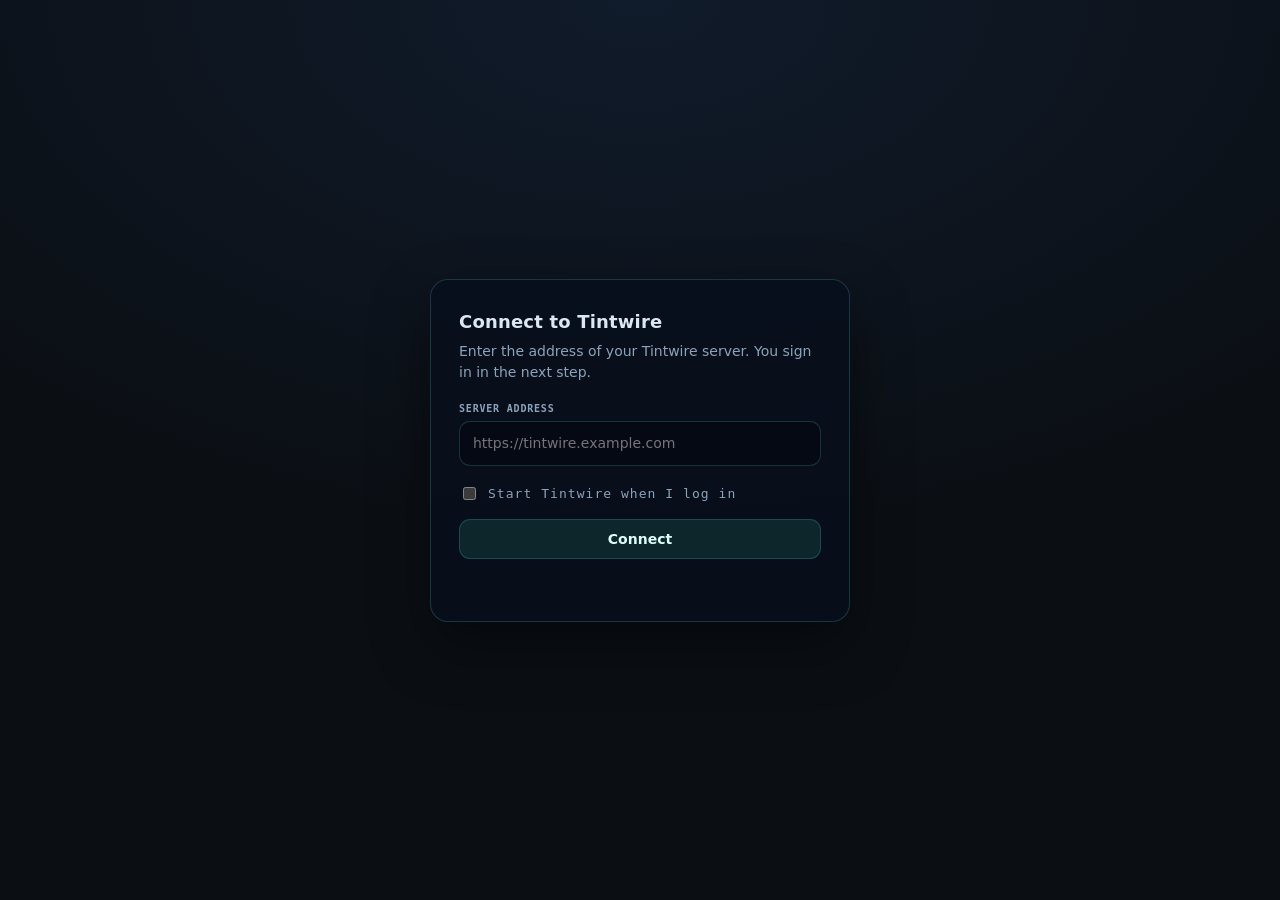
<file: desktop/src/index.html>
<!doctype html>
<html lang="en">
  <head>
    <meta charset="utf-8" />
    <meta name="viewport" content="width=device-width, initial-scale=1" />
    <title>Connect Tintwire</title>
    <style>
      :root {
        color-scheme: dark;
        --ink: #dbe7f3;
        --muted: #8ba3ba;
        --line: rgba(103, 232, 249, 0.18);
        --cyan: #60f2e2;
      }
      * {
        box-sizing: border-box;
      }
      body {
        margin: 0;
        min-height: 100vh;
        display: grid;
        place-items: center;
        padding: 24px;
        background: radial-gradient(120% 100% at 50% 0%, #101b2b 0%, #0b0f14 60%);
        color: var(--ink);
        font: 14px/1.5 system-ui, -apple-system, sans-serif;
      }
      main {
        width: min(420px, 100%);
        padding: 28px;
        border: 1px solid var(--line);
        border-radius: 18px;
        background: rgba(8, 15, 28, 0.72);
        box-shadow: 0 24px 60px rgba(0, 0, 0, 0.45);
      }
      h1 {
        margin: 0 0 6px;
        font-size: 18px;
        letter-spacing: 0.01em;
      }
      p {
        margin: 0 0 20px;
        color: var(--muted);
      }
      label {
        display: block;
        margin-bottom: 7px;
        font: 700 10px ui-monospace, monospace;
        letter-spacing: 0.08em;
        text-transform: uppercase;
        color: var(--muted);
      }
      input {
        width: 100%;
        padding: 11px 13px;
        border: 1px solid var(--line);
        border-radius: 11px;
        background: rgba(4, 9, 18, 0.8);
        color: var(--ink);
        font: inherit;
      }
      input:focus-visible {
        outline: 2px solid var(--cyan);
        outline-offset: 1px;
      }
      button {
        width: 100%;
        margin-top: 16px;
        padding: 11px 13px;
        border: 1px solid var(--line);
        border-radius: 11px;
        background: rgba(45, 212, 191, 0.12);
        color: #dffffb;
        font: 600 14px system-ui, sans-serif;
        cursor: pointer;
      }
      button:hover {
        border-color: rgba(96, 242, 226, 0.45);
      }
      .status {
        margin: 14px 0 0;
        min-height: 20px;
        color: #ffb6c2;
      }
      .row {
        display: flex;
        gap: 9px;
        align-items: center;
        margin-top: 18px;
        color: var(--muted);
      }
      .row input {
        width: auto;
      }
    </style>
  </head>
  <body>
    <main>
      <h1>Connect to Tintwire</h1>
      <p>Enter the address of your Tintwire server. You sign in in the next step.</p>
      <form id="setup-form">
        <label for="origin">Server address</label>
        <input
          id="origin"
          name="origin"
          type="url"
          inputmode="url"
          placeholder="https://tintwire.example.com"
          autocomplete="off"
          required
        />
        <div class="row">
          <input id="autostart" type="checkbox" />
          <label for="autostart" style="margin: 0; text-transform: none; font-weight: 500; font-size: 13px">
            Start Tintwire when I log in
          </label>
        </div>
        <button type="submit">Connect</button>
        <p class="status" id="status" role="status" aria-live="polite"></p>
      </form>
    </main>
    <script type="module" src="./setup.js"></script>
  </body>
</html>
</file>
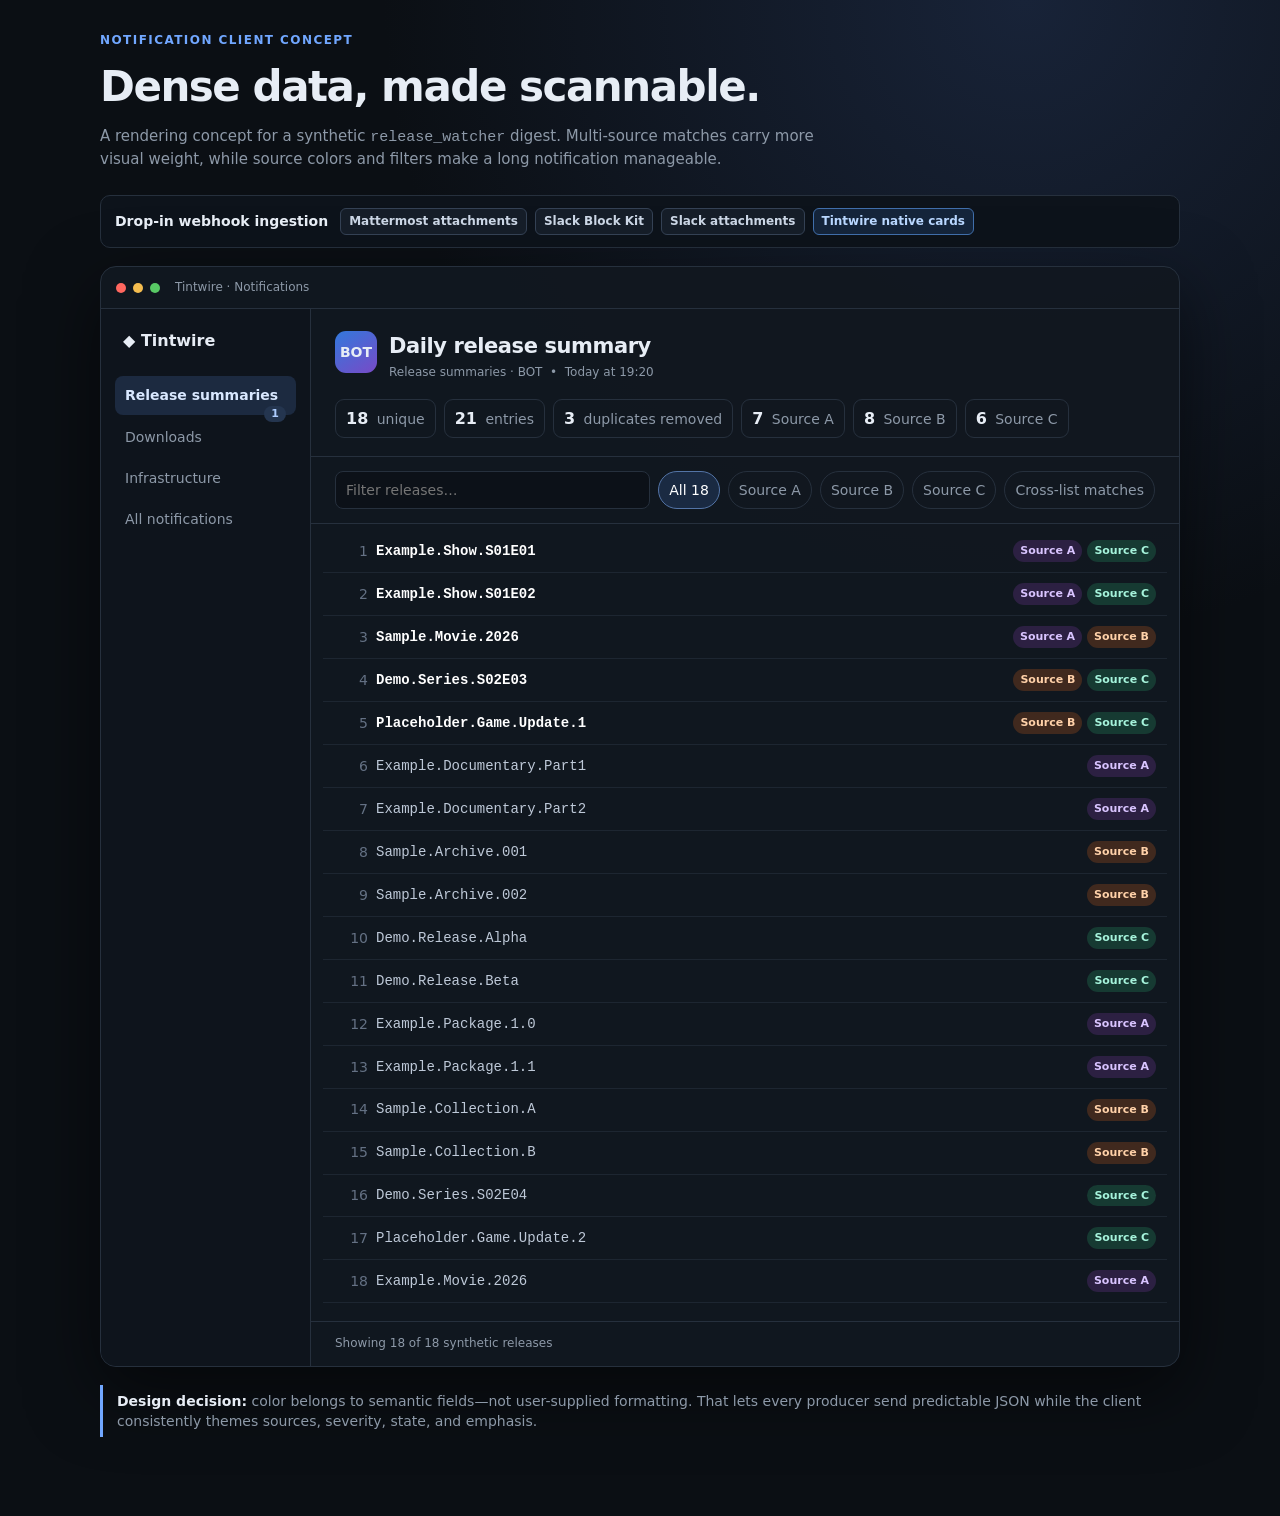
<file: docs/mockups/release-list-rich-notification.html>
<!doctype html>
<html lang="en" data-theme="dark">
<head>
  <meta charset="utf-8">
  <meta name="viewport" content="width=device-width,initial-scale=1">
  <title>Tintwire — release-summary notification concept</title>
  <style>
    :root { color-scheme: dark; --bg:#0b0f14; --panel:#111720; --line:#26303d; --muted:#8d99a8; --text:#e7edf5; --accent:#71a7ff; --movie:#b891ff; --beast:#ffad66; --source:#58d6b0; }
    *{box-sizing:border-box} body{margin:0;background:radial-gradient(circle at 80% 0,#182338 0,transparent 35%),var(--bg);color:var(--text);font:14px/1.45 Inter,ui-sans-serif,system-ui,-apple-system,"Segoe UI",sans-serif}
    button,input{font:inherit}.shell{max-width:1120px;margin:auto;padding:32px 20px 80px}.eyebrow{color:var(--accent);font-size:12px;font-weight:800;letter-spacing:.12em;text-transform:uppercase}.intro h1{font-size:clamp(24px,4vw,42px);letter-spacing:-.035em;margin:8px 0}.intro p{color:var(--muted);max-width:750px;font-size:15px;margin:0 0 24px}.window{background:rgba(17,23,32,.96);border:1px solid var(--line);border-radius:16px;box-shadow:0 24px 70px #0008;overflow:hidden}.titlebar{height:42px;border-bottom:1px solid var(--line);display:flex;align-items:center;padding:0 15px;gap:7px;color:var(--muted);font-size:12px}.dot{width:10px;height:10px;border-radius:99px;background:#ff675f}.dot:nth-child(2){background:#f4bd4f}.dot:nth-child(3){background:#58c965}.app{display:grid;grid-template-columns:210px minmax(0,1fr);min-height:680px}.sidebar{border-right:1px solid var(--line);padding:20px 14px;background:#0e141c}.brand{font-weight:850;font-size:16px;margin:0 8px 24px}.nav{padding:9px 10px;border-radius:8px;color:var(--muted);margin:3px 0}.nav.active{background:#1c2a40;color:#d9e8ff;font-weight:750}.count{float:right;background:#24354f;color:#aecdff;padding:0 7px;border-radius:20px;font-size:11px}.main{min-width:0}.head{padding:22px 24px 18px;border-bottom:1px solid var(--line)}.headrow{display:flex;gap:16px;justify-content:space-between;align-items:flex-start}.identity{display:flex;gap:12px}.bot{width:42px;height:42px;border-radius:11px;background:linear-gradient(145deg,#3279dc,#784ac7);display:grid;place-items:center;font-weight:900}.head h2{font-size:21px;margin:0;letter-spacing:-.02em}.meta{color:var(--muted);font-size:12px;margin-top:2px}.stats{display:flex;gap:8px;flex-wrap:wrap;margin:18px 0 0}.stat{border:1px solid var(--line);border-radius:9px;padding:7px 10px;color:var(--muted)}.stat b{color:var(--text);font-size:16px;margin-right:4px}.tools{display:flex;gap:8px;padding:14px 24px;border-bottom:1px solid var(--line);flex-wrap:wrap}.search{background:#0c1118;border:1px solid var(--line);color:var(--text);border-radius:8px;padding:8px 10px;min-width:240px;flex:1}.filter{border:1px solid var(--line);color:var(--muted);background:transparent;border-radius:999px;padding:7px 10px;cursor:pointer}.filter.active{color:#fff;border-color:#5374a6;background:#1a2a42}.list{padding:6px 12px 18px}.row{display:grid;grid-template-columns:34px minmax(0,1fr) auto;align-items:center;gap:8px;padding:10px 11px;border-bottom:1px solid #1d2631}.row:hover{background:#151e2a;border-radius:8px}.rank{color:#647184;text-align:right;font-variant-numeric:tabular-nums}.name{font-family:ui-monospace,SFMono-Regular,Menlo,monospace;overflow-wrap:anywhere;color:#bec9d8}.row.multi .name{font-weight:800;color:#fff}.badges{display:flex;justify-content:flex-end;gap:5px;flex-wrap:wrap}.badge{font-size:11px;font-weight:800;border-radius:999px;padding:3px 7px;white-space:nowrap}.movie{color:#d9c4ff;background:#2c2042}.beast{color:#ffd1a9;background:#40291e}.source{color:#a6f4dc;background:#163a32}.footer{padding:13px 24px;border-top:1px solid var(--line);color:var(--muted);font-size:12px}.note{margin-top:18px;border-left:3px solid var(--accent);padding:6px 0 6px 14px;color:var(--muted)}.note strong{color:var(--text)}
    .compat{display:flex;align-items:center;gap:8px;flex-wrap:wrap;margin:0 0 18px;padding:12px 14px;border:1px solid var(--line);border-radius:10px;background:#0d131b;color:var(--muted)}.compat strong{color:var(--text);margin-right:4px}.format{border:1px solid #344154;background:#151d28;color:#cbd6e5;border-radius:6px;padding:4px 8px;font-size:12px;font-weight:750}.native{border-color:#406eaa;color:#b9d7ff;background:#14243a}
    @media(max-width:760px){.app{grid-template-columns:1fr}.sidebar{display:none}.row{grid-template-columns:26px minmax(0,1fr)}.badges{grid-column:2;justify-content:flex-start}.headrow{display:block}.tools{padding-inline:14px}.head{padding-inline:16px}}
  </style>
</head>
<body>
<main class="shell">
  <section class="intro">
    <div class="eyebrow">Notification client concept</div>
    <h1>Dense data, made scannable.</h1>
    <p>A rendering concept for a synthetic <code>release_watcher</code> digest. Multi-source matches carry more visual weight, while source colors and filters make a long notification manageable.</p>
    <div class="compat"><strong>Drop-in webhook ingestion</strong><span class="format">Mattermost attachments</span><span class="format">Slack Block Kit</span><span class="format">Slack attachments</span><span class="format native">Tintwire native cards</span></div>
  </section>
  <section class="window">
    <div class="titlebar"><span class="dot"></span><span class="dot"></span><span class="dot"></span><span style="margin-left:8px">Tintwire · Notifications</span></div>
    <div class="app">
      <aside class="sidebar"><div class="brand">◆ Tintwire</div><div class="nav active">Release summaries <span class="count">1</span></div><div class="nav">Downloads</div><div class="nav">Infrastructure</div><div class="nav">All notifications</div></aside>
      <article class="main">
        <header class="head">
          <div class="headrow"><div class="identity"><div class="bot">BOT</div><div><h2>Daily release summary</h2><div class="meta">Release summaries · BOT &nbsp;•&nbsp; Today at 19:20</div></div></div></div>
          <div class="stats"><span class="stat"><b>18</b> unique</span><span class="stat"><b>21</b> entries</span><span class="stat"><b>3</b> duplicates removed</span><span class="stat"><b>7</b> Source A</span><span class="stat"><b>8</b> Source B</span><span class="stat"><b>6</b> Source C</span></div>
        </header>
        <div class="tools">
          <input id="search" class="search" placeholder="Filter releases…" aria-label="Filter releases">
          <button class="filter active" data-source="all">All 18</button><button class="filter" data-source="movie">Source A</button><button class="filter" data-source="beast">Source B</button><button class="filter" data-source="source">Source C</button><button class="filter" data-source="multi">Cross-list matches</button>
        </div>
        <div class="list" id="list"></div>
        <div class="footer" id="footer">Showing 18 synthetic releases</div>
      </article>
    </div>
  </section>
  <div class="note"><strong>Design decision:</strong> color belongs to semantic fields—not user-supplied formatting. That lets every producer send predictable JSON while the client consistently themes sources, severity, state, and emphasis.</div>
</main>
<script>
const releases = [
['Example.Show.S01E01',['movie','source']],['Example.Show.S01E02',['movie','source']],['Sample.Movie.2026',['movie','beast']],['Demo.Series.S02E03',['beast','source']],['Placeholder.Game.Update.1',['beast','source']],['Example.Documentary.Part1',['movie']],['Example.Documentary.Part2',['movie']],['Sample.Archive.001',['beast']],['Sample.Archive.002',['beast']],['Demo.Release.Alpha',['source']],['Demo.Release.Beta',['source']],['Example.Package.1.0',['movie']],['Example.Package.1.1',['movie']],['Sample.Collection.A',['beast']],['Sample.Collection.B',['beast']],['Demo.Series.S02E04',['source']],['Placeholder.Game.Update.2',['source']],['Example.Movie.2026',['movie']]
];
const labels={movie:'Source A',beast:'Source B',source:'Source C'}; let active='all';
function paint(){const q=document.querySelector('#search').value.toLowerCase();const shown=releases.map((r,i)=>[...r,i]).filter(([n,s])=>n.toLowerCase().includes(q)&&(active==='all'||(active==='multi'?s.length>1:s.includes(active))));document.querySelector('#list').innerHTML=shown.map(([n,s,i])=>`<div class="row ${s.length>1?'multi':''}"><span class="rank">${i+1}</span><span class="name">${n}</span><span class="badges">${s.map(x=>`<span class="badge ${x}">${labels[x]}</span>`).join('')}</span></div>`).join('')||'<div style="padding:40px;text-align:center;color:var(--muted)">No matching releases</div>';document.querySelector('#footer').textContent=`Showing ${shown.length} of 18 synthetic releases`;}
document.querySelector('#search').addEventListener('input',paint);document.querySelectorAll('.filter').forEach(b=>b.addEventListener('click',()=>{document.querySelectorAll('.filter').forEach(x=>x.classList.remove('active'));b.classList.add('active');active=b.dataset.source;paint()}));paint();
</script>
</body></html>
</file>
